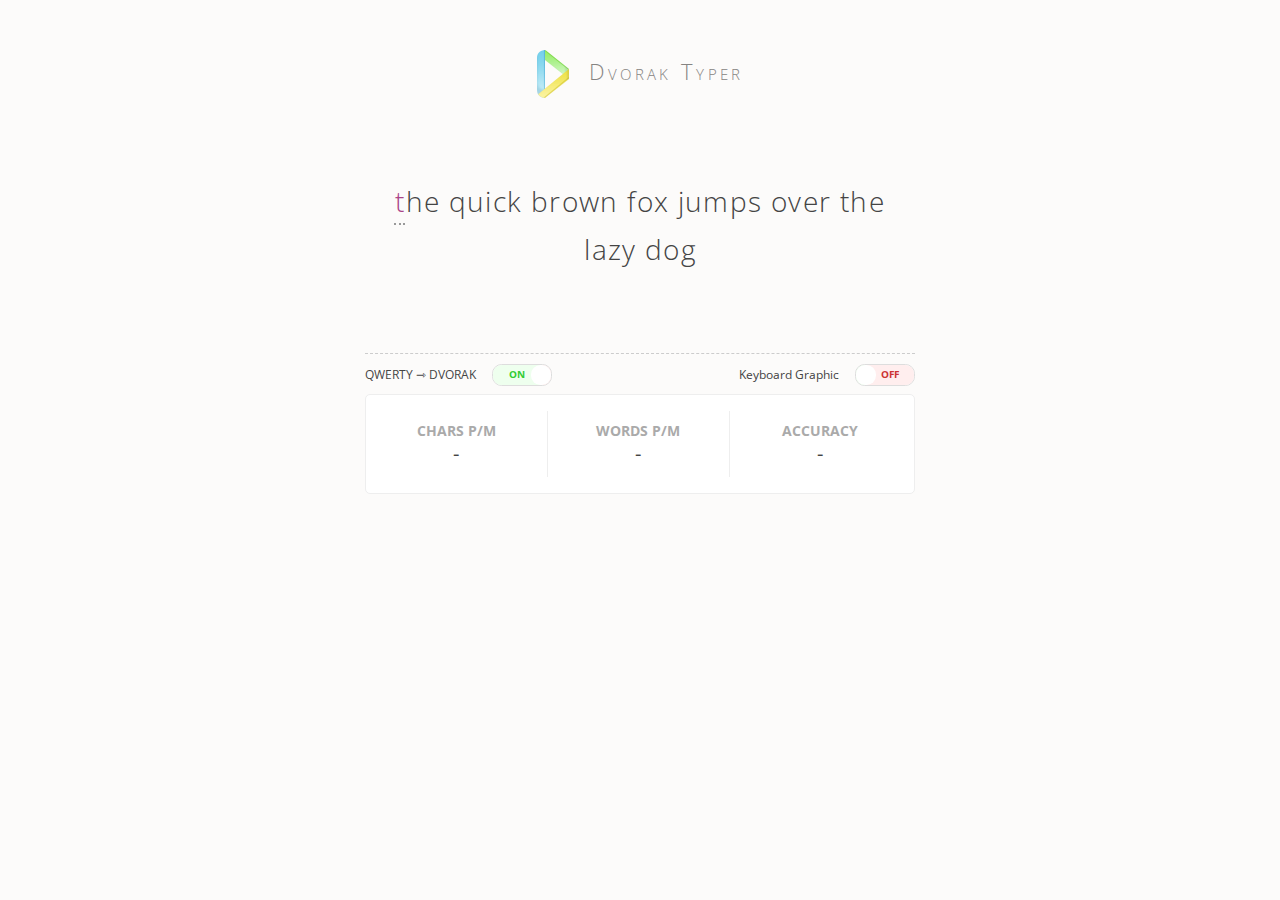
<file: index.html>
<!DOCTYPE html />
<html>
<head>
	<meta charset="UTF-8"/>
	<title>Dvorak Typer</title>
	<meta name="viewport" content="width=device-width, initial-scale=1, user-scalable=no" />
	
	<link rel="icon" href="favicon.ico" type="image/x-icon" />
	<link href="css/style.css" rel="stylesheet" type="text/css" />
	<link href='http://fonts.googleapis.com/css?family=Open+Sans:300,600' rel='stylesheet' type='text/css'>
</head>
<body>
	<div id="container">
		<div id="header">
			<h1><img src="images/logo.png" alt="logo" /> Dvorak Typer</h1>
		</div>
		
		<div id="sentence"></div>
		
		<div id="options">
			<span class="option">
				<label>QWERTY &#8702; DVORAK</label>
				<div id="switch-convert-qwerty" class="switch">
					<span class="switch-slide">
						<span class="switch-slide-label-on">ON</span>
						<span class="switch-slide-toggle"></span>
						<span class="switch-slide-label-off">OFF</span>
					</span>
				</div>
			</span>
			
			<span class="option right">
				<label>Keyboard Graphic</label>
				<div id="switch-keyboard-graphic" class="switch off">
					<span class="switch-slide">
						<span class="switch-slide-label-on">ON</span>
						<span class="switch-slide-toggle"></span>
						<span class="switch-slide-label-off">OFF</span>
					</span>
				</div>
			</span>
		</div>
		
		<div id="stats">
			<div class="stat">
				<h3>chars p/m</h3>
				<p id="stat-cpm">-</p>
			</div>
			<div class="stat">
				<h3>words p/m</h3>
				<p id="stat-wpm">-</p>
			</div>
			<div class="stat">
				<h3>accuracy</h3>
				<p id="stat-accuracy">-</p>
			</div>
		</div>
		
		<div id="keyboard-graphic"></div>
		
		<input id="virtual-keyboard-btn" value="Open Keyboard" type="text" />
	</div>
	
	<script src="js/jquery-2.1.0.min.js" ></script>
	<script src="js/keyboard.js" ></script>
	<script src="js/main.js" ></script>
</body>
</html>
</file>
<file: css/style.css>
html, body {margin:0; font-size: 100%;}

body {
	font-family: 'Open Sans', sans-serif;
	background-color: #fcfbfa;
	color: #444;
}

label {
	font-size: 75%;
	padding-right: 1em;
	vertical-align: middle;
}

#container {
	margin: 0 auto;
	max-width: 550px;
	padding: 50px;
}

#header {
	text-align: center;
	padding-bottom: 5em;
}

#header h1 {
	color: #868482;
	font-size: 22px;
	font-variant: small-caps;
	font-weight: 300;
	letter-spacing: 0.15em;
	margin: 0;
}

#header img {
	vertical-align: middle;
	margin-right: 10px;
}

#sentence {
	text-align: center;
	line-height: 1.7;
	font-size: 28px;
	font-weight: 300;
	position: relative;
}

span.char {
	padding: .1em .025em;
	color: #444;
}

span.current {
	border-bottom: 2px dotted #999;
	color: #AA4488;
}

span.correct {
	border-bottom: 2px solid #3C3;
	background-color: #CFC;
}

span.incorrect {
	border-bottom: 2px solid #C33;
	background-color: #FCC;
}

span.missed {
	position: absolute;
	padding: .2em;
	background-color: #EEE;
	border: 1px solid #DDD;
	border-width: 0 1px 3px;
	border-radius: 5px;
	margin-top: -2.5em;
	color: #444;
	text-align: center;
	/*box-shadow: 0 2px 5px 5px #FFF;*/
	box-shadow: 0 2px 8px 0 rgba(100,150,255,.35);
}

span.missed img {
	width: 8px;
	height: 8px;
	position: absolute;
	left: 50%;
	margin-left: -4px;
	bottom: -8px;
}

#options {
	border-top: 1px dashed #CCC;
	margin: 5em 0 0;
	padding: 0.5em 0;
}

#options .option {
	display: inline;
}

#stats {
	border: 1px solid #EEE;
	border-radius: 5px;
	margin: 0 auto;
	overflow: hidden;
	background-color: #FFF;
	clear: both;
}

.stat {
	float: left;
	margin: 3% 0;
	padding: 0 3%;
	text-align: center;
	width: 27%;
	border-right: 1px solid #EEE;
}

.stat:last-child {
	border-right: 0;
}

.stat h3 {
	font-size: 85%;
	text-transform: uppercase;
	margin-bottom: 0;
	margin-top: 10px;
	color: #AAA;
}

.stat p {
	font-size: 125%;
	margin-top: 0;
	margin-bottom: 10px;
}

.switch {
	border-radius: 1em;
	border: 1px solid #DDD;
	background: #FFF;
	cursor: pointer;
	width: 6em;
	font-size: 60%;
	display: inline-block;
	vertical-align: middle;
	overflow: hidden;
	clear: right;
}

.switch .switch-slide {
	width: 12em;
	white-space: nowrap;
	transition: all .23s ease-out 0s;
	-moz-transition: all .23s ease-out 0s;
	-webkit-transition: all .23s ease-out 0s;
	position: relative;
	display: block;
}

.switch .switch-slide > span {
	height: 2em;
	line-height: 2em;
	width: 5em;
	text-align: center;
	text-transform: uppercase;
	font-weight: 700;
	display: inline;
	float: left;
	vertical-align: middle;
}

.switch .switch-slide .switch-slide-toggle {
	border-radius: 1em;
	width: 2em;
	position: relative;
	z-index: 1;
	margin-right: -1em;
	margin-left: -1em;
	background-color: #FFF;
}

.switch .switch-slide .switch-slide-label-on {
	color: #3C3;
	background-color: #EFE;
}

.switch .switch-slide .switch-slide-label-off {
	color: #C33;
	background-color: #FEE;
}

.switch.off .switch-slide {
	margin-left: -4em;
}

#keyboard-graphic {
	display: none;
	max-width: 404px;
	padding-bottom: 34.5%;
	margin: 20px auto;
	background-size: 100% auto;
	background-image: url(../images/keyboard-graphic.png);
	background-repeat: no-repeat;
	background-position: 0 center;
}

.right {
	float: right;
	margin-right: 0;
	padding-right: 0;
}

#virtual-keyboard-btn {
	display: none;
}

@media screen and (max-width: 500px) {
	body {
		font-size: 70%;
	}
	
	#container {
		padding: 0 10% 10%;
	}
	
	#header {
		padding: .5em 0;
		margin: 0 -12% 2em;
		background-color: #FFF;
	}
	
	#header h1 {
		font-size: 14px;
	}
	
	#header img {
		width: 16.5px;
		height: 24px;
	}
	
	#sentence {
		font-size: 20px;
	}
	
	#options {
		margin-top: 2em;
	}
	
	#options .option {
		clear: both;
		display: block;
		padding: .5em 0;
	}
	
	#options .option.right {
		float: none;
		display: block;
	}
	
	#options .option .switch {
		float: right;
	}
	
	#type-area {
		/*visibility: hidden;*/
	}
	
	#virtual-keyboard-btn {
		display: block;
		padding: .5em;
		text-align: center;
		border: 0;
		background-color: transparent;
	}
}
</file>
